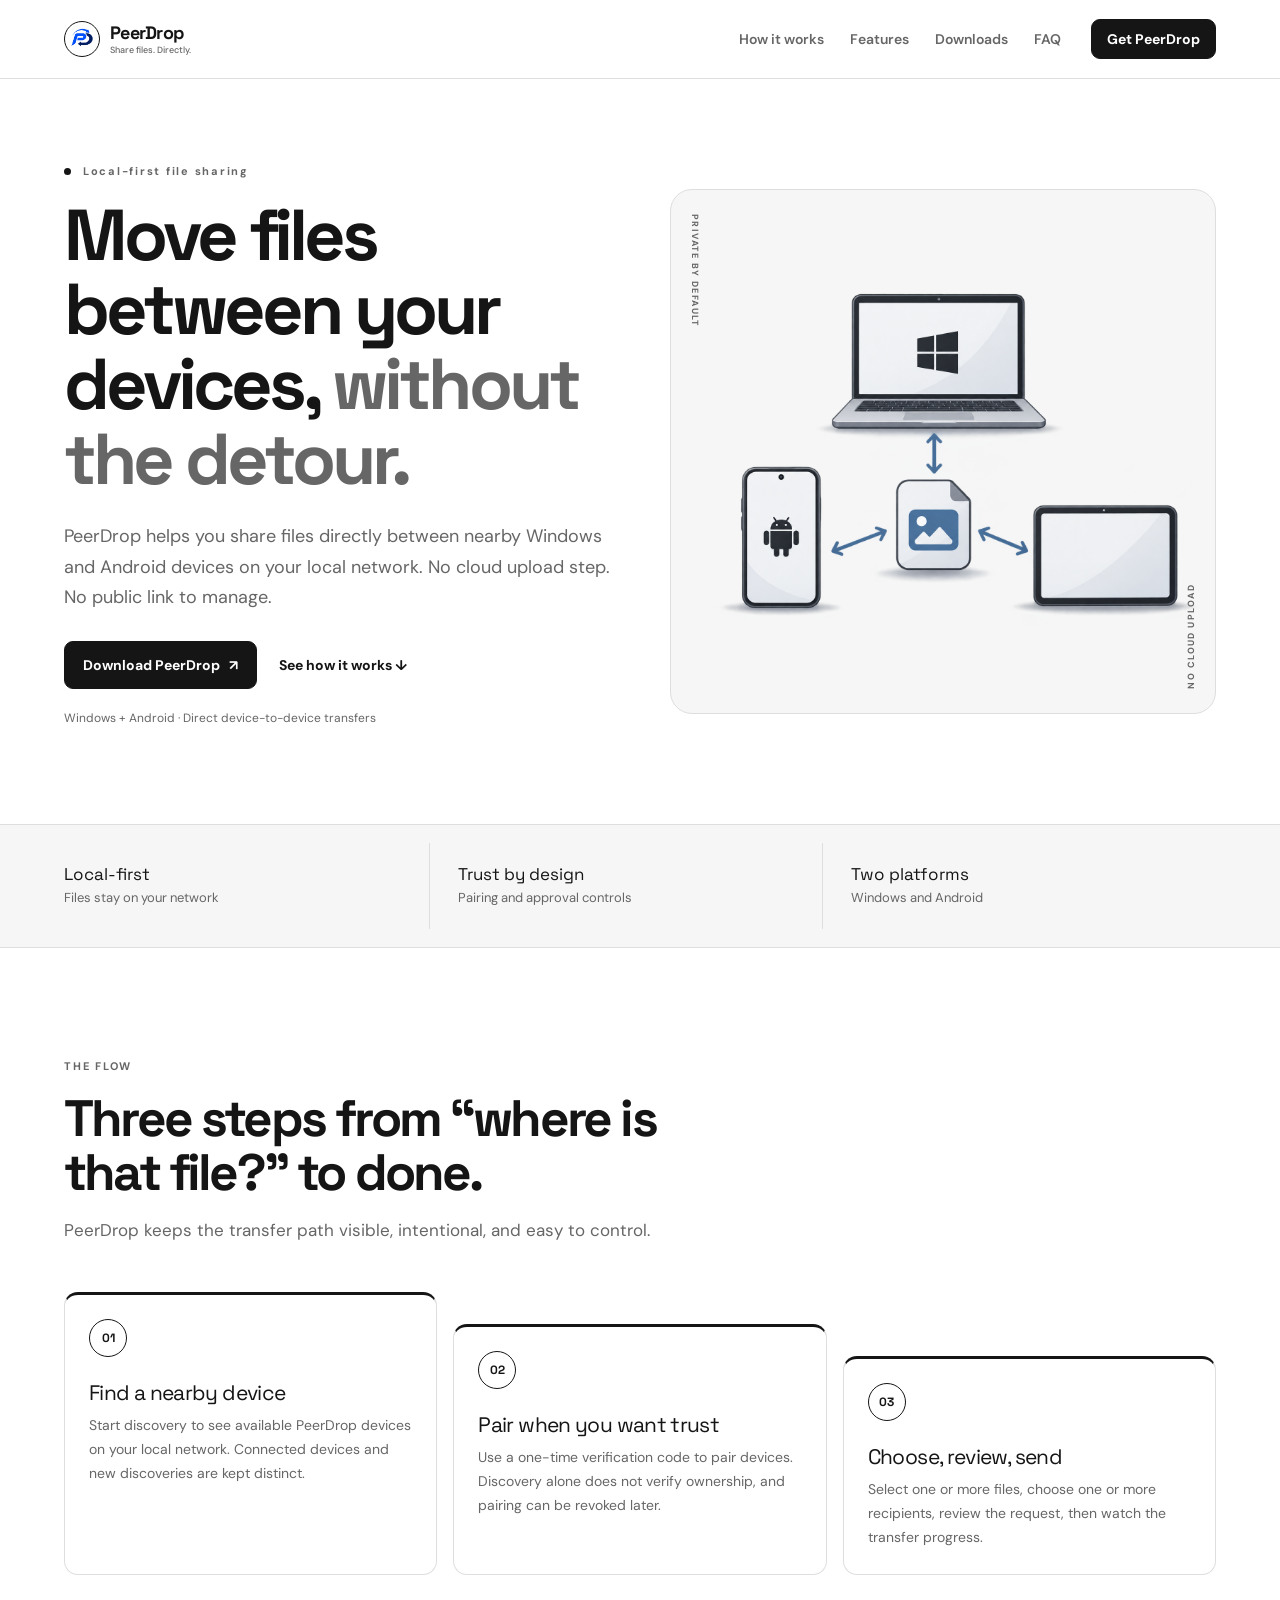
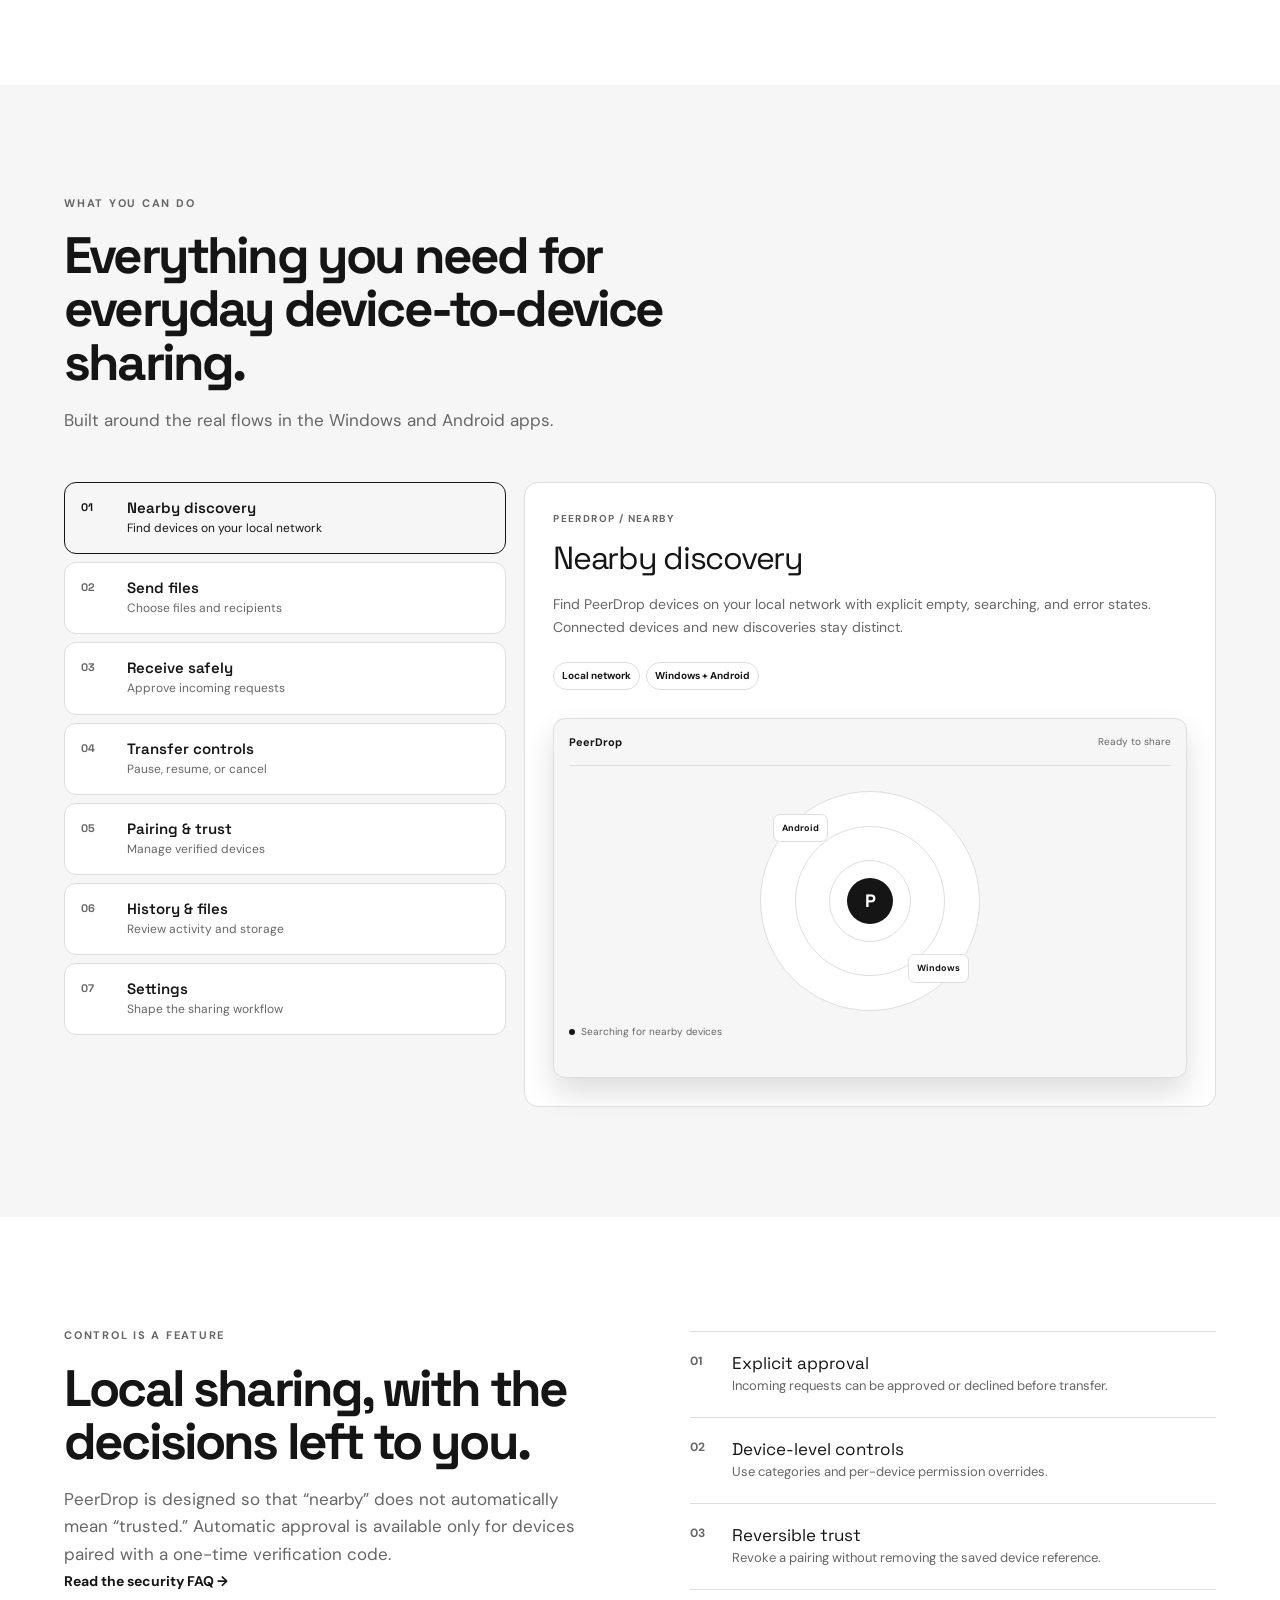
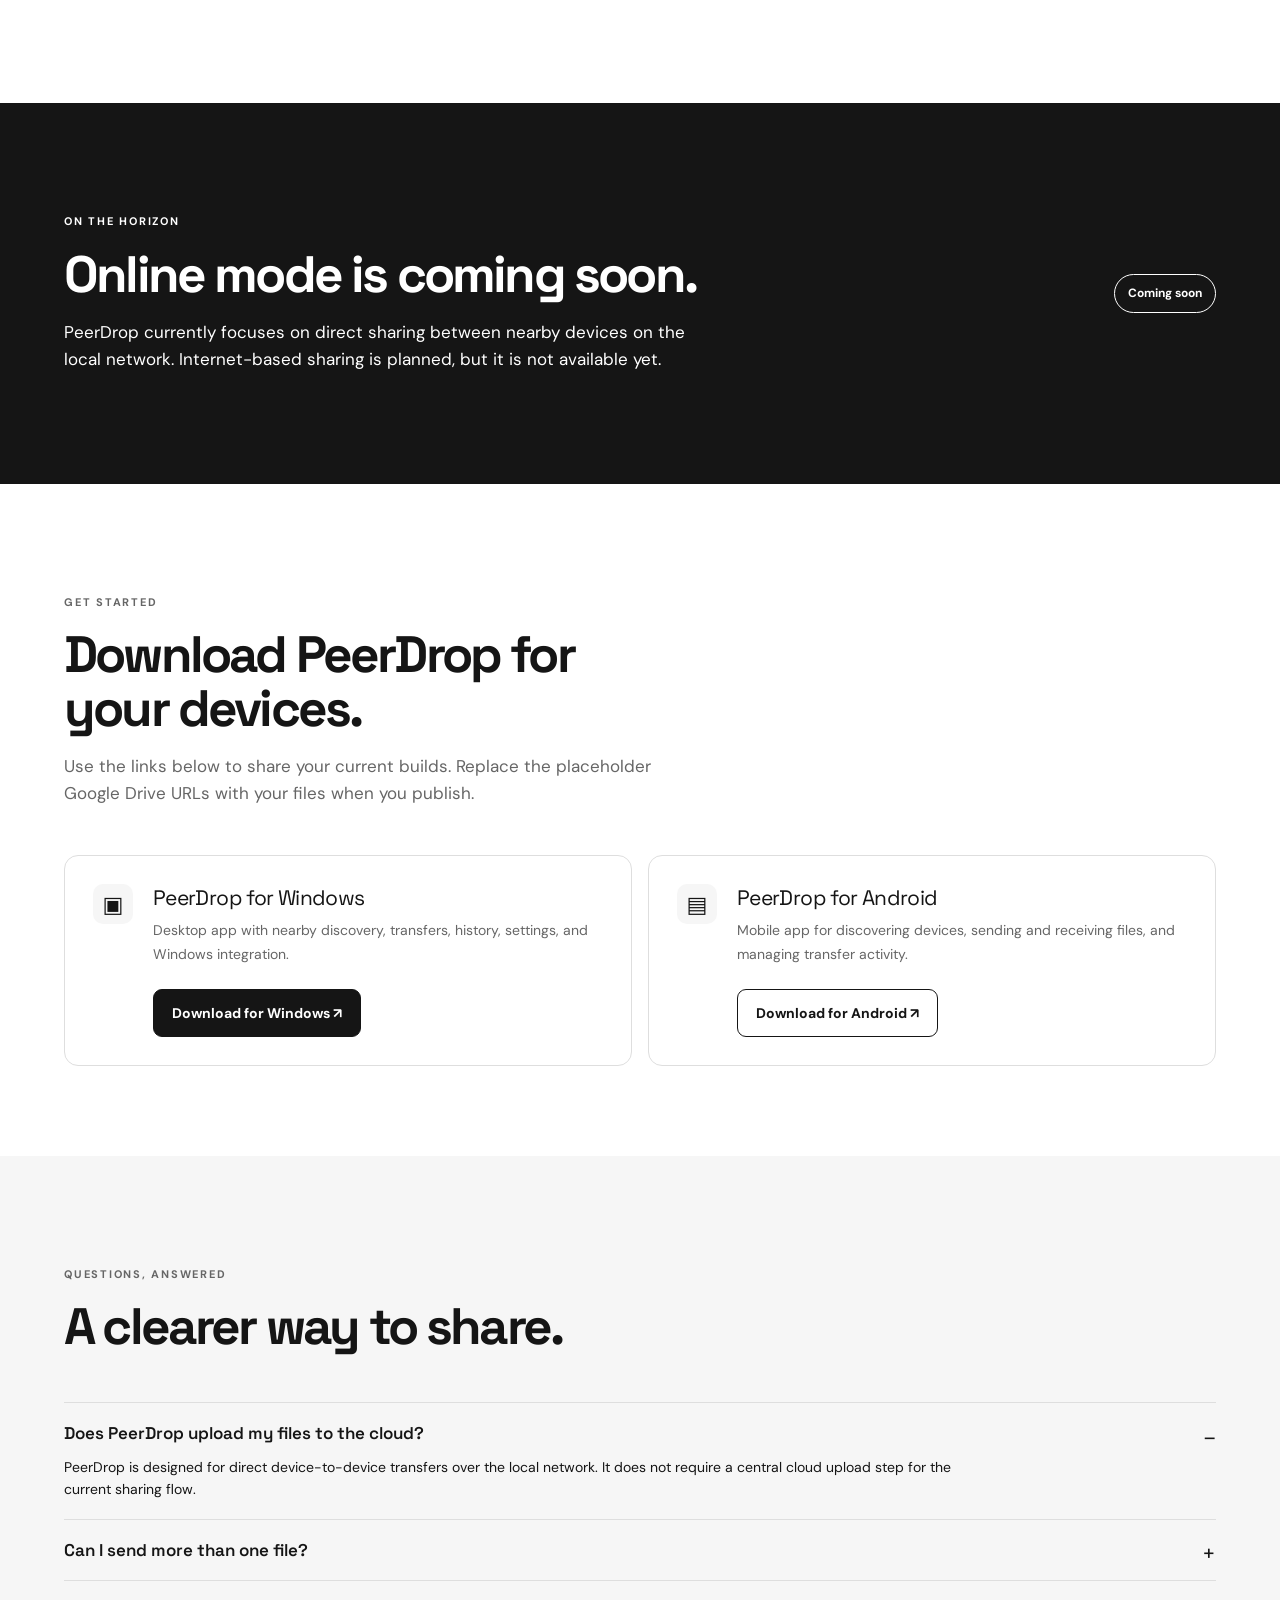
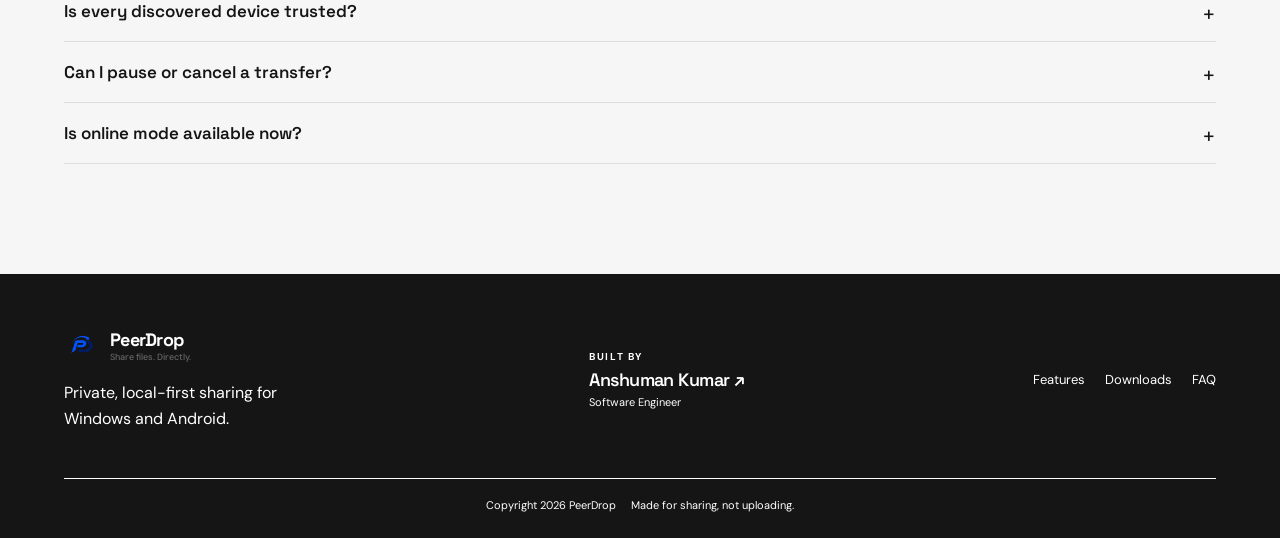
<file: index.html>
<!doctype html>
<html lang="en">

<head>
  <meta charset="UTF-8" />
  <meta name="viewport" content="width=device-width, initial-scale=1" />
  <meta name="theme-color" content="#151515" />
  <meta name="description"
    content="PeerDrop is a private, local-first file sharing app for Windows and Android. Discover nearby devices, pair with trust, and move files directly without a cloud upload." />
  <meta name="keywords"
    content="PeerDrop, local file sharing, Windows file transfer, Android file transfer, nearby file sharing, peer to peer file sharing" />
  <meta name="author" content="Anshuman Kumar" />
  <meta name="robots" content="index, follow, max-image-preview:large" />
  <meta name="application-name" content="PeerDrop" />
  <meta name="referrer" content="strict-origin-when-cross-origin" />
  <meta property="og:type" content="website" />
  <meta property="og:title" content="PeerDrop — Share files. Directly." />
  <meta property="og:description" content="Private, direct file sharing between nearby Windows and Android devices." />
  <meta property="og:url" content="https://anshuman1803.github.io/PeerDrop/" />
  <meta property="og:site_name" content="PeerDrop" />
  <meta property="og:image" content="https://anshuman1803.github.io/PeerDrop/assets/logo.png" />
  <meta property="og:image:alt" content="PeerDrop logo" />
  <meta name="twitter:card" content="summary" />
  <meta name="twitter:title" content="PeerDrop — Share files. Directly." />
  <meta name="twitter:description" content="Private, direct file sharing between nearby Windows and Android devices." />
  <meta name="twitter:url" content="https://anshuman1803.github.io/PeerDrop/" />
  <meta name="twitter:image" content="https://anshuman1803.github.io/PeerDrop/assets/logo.png" />
  <link rel="canonical" href="https://anshuman1803.github.io/PeerDrop/" />
  <link rel="icon" href="assets/favicon.ico" />
  <link rel="stylesheet" href="styles.css" />
  <title>PeerDrop — Private local file sharing for Windows and Android</title>
  <script type="application/ld+json">
      {"@context":"https://schema.org","@type":"SoftwareApplication","name":"PeerDrop","applicationCategory":"UtilitiesApplication","operatingSystem":"Windows, Android","description":"Private, local-first file sharing between nearby devices.","url":"https://anshuman1803.github.io/PeerDrop/","downloadUrl":"https://anshuman1803.github.io/PeerDrop/#downloads","offers":{"@type":"Offer","price":"0","priceCurrency":"USD"},"author":{"@type":"Person","name":"Anshuman Kumar","url":"https://anshumankumar.vercel.app/"}}
    </script>
  <script type="application/ld+json">
      {"@context":"https://schema.org","@type":"FAQPage","mainEntity":[{"@type":"Question","name":"Does PeerDrop upload my files to the cloud?","acceptedAnswer":{"@type":"Answer","text":"PeerDrop is designed for direct device-to-device transfers over the local network and does not require a central cloud upload step for the current sharing flow."}},{"@type":"Question","name":"Can I send more than one file?","acceptedAnswer":{"@type":"Answer","text":"Yes. PeerDrop supports multiple files and multiple recipients, followed by a review step before the transfer begins."}},{"@type":"Question","name":"Is every discovered device trusted?","acceptedAnswer":{"@type":"Answer","text":"No. Nearby discovery only makes a device visible. Trust comes from pairing and approval controls."}},{"@type":"Question","name":"Is online mode available now?","acceptedAnswer":{"@type":"Answer","text":"Not yet. Online mode is coming soon. The current product focuses on nearby local-network sharing."}}]}
    </script>
</head>

<body>
  <header class="site-header">
    <div class="container nav-wrap">
      <a class="brand" href="#top" aria-label="PeerDrop home"><img src="assets/logo.png"
          alt="PeerDrop" /><span>PeerDrop<small>Share files.
            Directly.</small></span></a>
      <button class="menu-toggle" aria-expanded="false" aria-controls="site-nav">Menu</button>
      <nav id="site-nav" class="site-nav" aria-label="Primary navigation"><a href="#how-it-works">How it works</a><a
          href="#features">Features</a><a href="#downloads">Downloads</a><a href="#faq">FAQ</a></nav>
      <a class="button button-small button-primary nav-cta" href="#downloads">Get PeerDrop</a>
    </div>
  </header>

  <main id="top">
    <section class="hero container">
      <div class="hero-copy">
        <p class="eyebrow"><span class="status-dot"></span> Local-first file sharing</p>
        <h1>Move files between your devices, <em>without the detour.</em></h1>
        <p class="hero-lede">PeerDrop helps you share files directly between nearby Windows and Android devices on your
          local network. No cloud upload step. No public link to manage.</p>
        <div class="hero-actions"><a class="button button-primary" href="#downloads">Download PeerDrop
            <span>↗</span></a><a class="text-link" href="#how-it-works">See how it works <span>↓</span></a></div>
        <p class="microcopy">Windows + Android · Direct device-to-device transfers</p>
      </div>
      <div class="hero-visual" aria-label="Illustration of a direct PeerDrop transfer between Android and Windows">
        <div class="hero-poster-grid"></div>
        <img class="hero-device-art" src="assets/hero-devices.png"
          alt="Windows laptop and Android devices sharing a file through PeerDrop" />
        <div class="hero-transfer-card">
          <div class="hero-transfer-head"><span><i></i> LIVE TRANSFER</span><b>PEERDROP</b></div>
          <div class="hero-route">
            <div class="hero-node"><span class="node-mark">▦</span><strong>Android</strong><small>Nearby</small></div>
            <div class="hero-route-center">
              <div class="file-pill"><span>▤</span><span><b>photos.zip</b><small>12.4 MB</small></span></div>
              <div class="route-line"><i></i><i></i><i></i></div><em>DIRECT</em>
            </div>
            <div class="hero-node hero-node-dark"><span
                class="node-mark">P</span><strong>Windows</strong><small>Trusted</small></div>
          </div>
          <div class="hero-progress"><span><b>Transferring</b><small>Secure local
                connection</small></span><strong>68%</strong>
            <div><i></i></div>
          </div>
        </div>
        <span class="poster-label poster-label-one">PRIVATE BY DEFAULT</span><span
          class="poster-label poster-label-two">NO CLOUD UPLOAD</span>
      </div>
    </section>

    <section class="proof-strip">
      <div class="container proof-grid">
        <div><strong>Local-first</strong><span>Files stay on your network</span></div>
        <div><strong>Trust by design</strong><span>Pairing and approval controls</span></div>
        <div><strong>Two platforms</strong><span>Windows and Android</span></div>
      </div>
    </section>

    <section id="how-it-works" class="section container">
      <div class="section-intro">
        <p class="eyebrow">THE FLOW</p>
        <h2>Three steps from “where is that file?” to done.</h2>
        <p>PeerDrop keeps the transfer path visible, intentional, and easy to control.</p>
      </div>
      <div class="steps">
        <article><span class="step-number">01</span>
          <h3>Find a nearby device</h3>
          <p>Start discovery to see available PeerDrop devices on your local network. Connected devices and new
            discoveries are kept distinct.</p>
        </article>
        <article><span class="step-number">02</span>
          <h3>Pair when you want trust</h3>
          <p>Use a one-time verification code to pair devices. Discovery alone does not verify ownership, and pairing
            can be revoked later.</p>
        </article>
        <article><span class="step-number">03</span>
          <h3>Choose, review, send</h3>
          <p>Select one or more files, choose one or more recipients, review the request, then watch the transfer
            progress.</p>
        </article>
      </div>
    </section>

    <section id="features" class="section section-tint">
      <div class="container">
        <div class="section-intro">
          <p class="eyebrow">WHAT YOU CAN DO</p>
          <h2>Everything you need for everyday device-to-device sharing.</h2>
          <p>Built around the real flows in the Windows and Android apps.</p>
        </div>
        <div class="feature-explorer" data-feature-explorer>
          <div class="feature-menu" role="tablist" aria-label="PeerDrop features">
            <button class="feature-tab is-active" type="button" role="tab" aria-selected="true"
              data-feature="discovery"><span>01</span><strong>Nearby discovery</strong><small>Find devices on your local
                network</small></button>
            <button class="feature-tab" type="button" role="tab" aria-selected="false"
              data-feature="send"><span>02</span><strong>Send files</strong><small>Choose files and
                recipients</small></button>
            <button class="feature-tab" type="button" role="tab" aria-selected="false"
              data-feature="receive"><span>03</span><strong>Receive safely</strong><small>Approve incoming
                requests</small></button>
            <button class="feature-tab" type="button" role="tab" aria-selected="false"
              data-feature="controls"><span>04</span><strong>Transfer controls</strong><small>Pause, resume, or
                cancel</small></button>
            <button class="feature-tab" type="button" role="tab" aria-selected="false"
              data-feature="trust"><span>05</span><strong>Pairing &amp; trust</strong><small>Manage verified
                devices</small></button>
            <button class="feature-tab" type="button" role="tab" aria-selected="false"
              data-feature="history"><span>06</span><strong>History &amp; files</strong><small>Review activity and
                storage</small></button>
            <button class="feature-tab" type="button" role="tab" aria-selected="false"
              data-feature="settings"><span>07</span><strong>Settings</strong><small>Shape the sharing
                workflow</small></button>
          </div>
          <article class="feature-detail" role="tabpanel" data-feature-detail>
            <div class="feature-detail-copy">
              <p class="feature-detail-kicker">PEERDROP / NEARBY</p>
              <h3>Nearby discovery</h3>
              <p>Find PeerDrop devices on your local network with explicit empty, searching, and error states. Connected
                devices and new discoveries stay distinct.</p>
              <div class="feature-detail-tags"><span>Local network</span><span>Windows + Android</span></div>
            </div>
            <div class="app-screen app-screen-discovery">
              <div class="app-screen-top"><b>PeerDrop</b><span>Ready to share</span></div>
              <div class="radar"><i></i><i></i><strong>P</strong><span
                  class="radar-device radar-device-one">Android</span><span
                  class="radar-device radar-device-two">Windows</span></div>
              <div class="screen-status"><span></span> Searching for nearby devices</div>
            </div>
          </article>
        </div>
      </div>
    </section>

    <section class="section security-section container">
      <div class="security-copy">
        <p class="eyebrow">CONTROL IS A FEATURE</p>
        <h2>Local sharing, with the decisions left to you.</h2>
        <p>PeerDrop is designed so that “nearby” does not automatically mean “trusted.” Automatic approval is available
          only for devices paired with a one-time verification code.</p><a class="text-link" href="#faq">Read the
          security FAQ <span>→</span></a>
      </div>
      <div class="security-list">
        <div><span>01</span><strong>Explicit approval</strong>
          <p>Incoming requests can be approved or declined before transfer.</p>
        </div>
        <div><span>02</span><strong>Device-level controls</strong>
          <p>Use categories and per-device permission overrides.</p>
        </div>
        <div><span>03</span><strong>Reversible trust</strong>
          <p>Revoke a pairing without removing the saved device reference.</p>
        </div>
      </div>
    </section>

    <section class="section coming-soon">
      <div class="container coming-inner">
        <div>
          <p class="eyebrow">ON THE HORIZON</p>
          <h2>Online mode is coming soon.</h2>
          <p>PeerDrop currently focuses on direct sharing between nearby devices on the local network. Internet-based
            sharing is planned, but it is not available yet.</p>
        </div><span class="coming-badge">Coming soon</span>
      </div>
    </section>

    <section id="downloads" class="section downloads-section container">
      <div class="section-intro">
        <p class="eyebrow">GET STARTED</p>
        <h2>Download PeerDrop for your devices.</h2>
        <p>Use the links below to share your current builds. Replace the placeholder Google Drive URLs with your files
          when you publish.</p>
      </div>
      <div class="download-grid">
        <article class="download-card"><span class="download-mark">▣</span>
          <div>
            <h3>PeerDrop for Windows</h3>
            <p>Desktop app with nearby discovery, transfers, history, settings, and Windows integration.</p><a
              class="button button-primary" href="https://drive.google.com/" target="_blank" rel="noopener">Download for
              Windows ↗</a>
          </div>
        </article>
        <article class="download-card"><span class="download-mark">▤</span>
          <div>
            <h3>PeerDrop for Android</h3>
            <p>Mobile app for discovering devices, sending and receiving files, and managing transfer activity.</p><a
              class="button button-secondary" href="https://drive.google.com/" target="_blank" rel="noopener">Download
              for Android ↗</a>
          </div>
        </article>
      </div>
    </section>

    <section id="faq" class="section faq-section">
      <div class="container">
        <div class="section-intro">
          <p class="eyebrow">QUESTIONS, ANSWERED</p>
          <h2>A clearer way to share.</h2>
        </div>
        <div class="faq-list">
          <details open>
            <summary>Does PeerDrop upload my files to the cloud?</summary>
            <p>PeerDrop is designed for direct device-to-device transfers over the local network. It does not require a
              central cloud upload step for the current sharing flow.</p>
          </details>
          <details>
            <summary>Can I send more than one file?</summary>
            <p>Yes. The send flow supports multiple files and multiple recipients, followed by a review step before the
              transfer begins.</p>
          </details>
          <details>
            <summary>Is every discovered device trusted?</summary>
            <p>No. Nearby discovery only makes a device visible. Trust comes from pairing and the approval controls you
              configure.</p>
          </details>
          <details>
            <summary>Can I pause or cancel a transfer?</summary>
            <p>Yes. Active transfers support pause, resume, and cancel controls at both transfer and file level where
              applicable.</p>
          </details>
          <details>
            <summary>Is online mode available now?</summary>
            <p>Not yet. Online mode is coming soon. The current product is focused on nearby local-network sharing.</p>
          </details>
        </div>
      </div>
    </section>
  </main>
  <footer class="site-footer">
    <div class="container footer-wrap">
      <div class="footer-brand-block">
        <a class="brand" href="#top">
          <img src="assets/logo.png" alt="" />
          <span>PeerDrop<small>Share files. Directly.</small></span></a>
        <p>Private, local-first sharing for Windows and Android.</p>
      </div>
      <div class="developer-credit"><span class="footer-kicker">BUILT BY</span><a
          href="https://anshumankumar.vercel.app/" target="_blank" rel="noopener noreferrer">Anshuman Kumar
          <span>↗</span></a><small>Software Engineer</small></div>
      <nav class="footer-links" aria-label="Footer navigation"><a href="#features">Features</a><a
          href="#downloads">Downloads</a><a href="#faq">FAQ</a></nav>
      <div class="footer-bottom"><small class="copyright">Copyright 2026 PeerDrop</small><span class="footer-note">Made
          for sharing, not uploading.</span></div>
    </div>
  </footer>
  <script src="download-config.js"></script>
  <script src="script.js"></script>
</body>

</html>
</file>
<file: styles.css>
@import url('https://fonts.googleapis.com/css2?family=DM+Sans:wght@400;500;600;700&family=Space+Grotesk:wght@500;600;700&display=swap');

:root {
    --page: #ffffff;
    --surface: #ffffff;
    --soft: #f6f6f6;
    --ink: #151515;
    --muted: #666666;
    --line: #dedede;
    --radius: 14px;
    --content: 1160px;
}

.feature-explorer {
    display: grid;
    grid-template-columns: minmax(260px, .78fr) minmax(0, 1.22fr);
    gap: 18px;
    align-items: stretch
}

.feature-menu {
    display: flex;
    flex-direction: column;
    gap: 8px
}

.feature-tab {
    display: grid;
    grid-template-columns: 34px 1fr;
    grid-template-rows: auto auto;
    column-gap: 12px;
    width: 100%;
    padding: 15px 16px;
    border: 1px solid var(--line);
    border-radius: 12px;
    background: var(--surface);
    color: var(--muted);
    text-align: left;
    font: inherit;
    cursor: pointer;
    transition: border-color .2s, background .2s, color .2s
}

.feature-tab>span {
    grid-row: 1 / span 2;
    color: var(--muted);
    font: 700 11px 'Space Grotesk', sans-serif;
    padding-top: 2px
}

.feature-tab strong {
    color: var(--ink);
    font: 600 15px 'Space Grotesk', sans-serif
}

.feature-tab small {
    margin-top: 2px;
    color: var(--muted);
    font-size: 12px
}

.feature-tab:hover, .feature-tab.is-active {
    border-color: var(--ink);
    background: var(--soft)
}

.feature-tab.is-active>span, .feature-tab.is-active small {
    color: var(--ink)
}

.feature-detail {
    display: grid;
    grid-template-columns: minmax(190px, .82fr) minmax(260px, 1.18fr);
    gap: 24px;
    align-items: center;
    min-height: 430px;
    padding: 28px;
    border: 1px solid var(--line);
    border-radius: var(--radius);
    background: var(--surface)
}

.feature-detail-copy {
    align-self: start
}

.feature-detail-kicker {
    margin: 0 0 14px;
    color: var(--muted);
    font-size: 10px;
    font-weight: 700;
    letter-spacing: .14em
}

.feature-detail h3 {
    margin: 0;
    font: 32px/1.08 'Space Grotesk', sans-serif;
    letter-spacing: -.04em
}

.feature-detail-copy>p:not(.feature-detail-kicker) {
    margin: 17px 0 0;
    color: var(--muted);
    font-size: 14px;
    line-height: 1.7
}

.feature-detail-tags {
    display: flex;
    flex-wrap: wrap;
    gap: 6px;
    margin-top: 22px
}

.feature-detail-tags span {
    padding: 5px 8px;
    border: 1px solid var(--line);
    border-radius: 99px;
    color: var(--ink);
    font-size: 10px;
    font-weight: 700
}

.app-screen {
    min-height: 310px;
    padding: 15px;
    border: 1px solid var(--line);
    border-radius: 12px;
    background: var(--soft);
    box-shadow: 0 15px 30px var(--line)
}

.app-screen-top {
    display: flex;
    justify-content: space-between;
    padding-bottom: 13px;
    border-bottom: 1px solid var(--line);
    font-size: 11px
}

.app-screen-top span {
    color: var(--muted);
    font-size: 10px
}

.radar {
    position: relative;
    display: grid;
    width: 220px;
    height: 220px;
    place-items: center;
    margin: 25px auto 13px;
    border: 1px solid var(--line);
    border-radius: 50%;
    background: var(--surface)
}

.radar i {
    position: absolute;
    border: 1px solid var(--line);
    border-radius: 50%
}

.radar i:first-child {
    width: 150px;
    height: 150px
}

.radar i:nth-child(2) {
    width: 82px;
    height: 82px
}

.radar strong {
    display: grid;
    width: 46px;
    height: 46px;
    place-items: center;
    border-radius: 50%;
    background: var(--ink);
    color: var(--surface);
    font: 700 18px 'Space Grotesk'
}

.radar-device {
    position: absolute;
    padding: 6px 8px;
    border: 1px solid var(--line);
    border-radius: 7px;
    background: var(--surface);
    color: var(--ink);
    font-size: 9px;
    font-weight: 700
}

.radar-device-one {
    top: 22px;
    left: 12px
}

.radar-device-two {
    right: 10px;
    bottom: 27px
}

.screen-status {
    display: flex;
    align-items: center;
    gap: 6px;
    color: var(--muted);
    font-size: 10px
}

.screen-status span {
    width: 6px;
    height: 6px;
    border-radius: 50%;
    background: var(--ink)
}

@media (max-width: 850px) {
    .feature-explorer {
        display: flex;
        flex-direction: column
    }

    .feature-menu {
        display: grid;
        grid-template-columns: repeat(2, 1fr)
    }

    .feature-detail {
        grid-template-columns: 1fr;
        min-height: 0
    }

    .app-screen {
        min-height: 290px
    }
}

@media (max-width: 520px) {
    .feature-menu {
        display: flex;
        flex-direction: row;
        flex-wrap: nowrap;
        overflow-x: auto;
        overscroll-behavior-x: contain;
        padding-bottom: 6px;
        scrollbar-width: thin
    }

    .feature-tab {
        flex: 0 0 220px
    }

    .feature-detail {
        padding: 20px
    }

    .feature-detail h3 {
        font-size: 28px
    }

    .radar {
        width: 190px;
        height: 190px
    }

    .radar i:first-child {
        width: 130px;
        height: 130px
    }

    .radar i:nth-child(2) {
        width: 70px;
        height: 70px
    }
}

* {
    box-sizing: border-box;
}

html {
    scroll-behavior: smooth;
}

body {
    margin: 0;
    background: var(--page);
    color: var(--ink);
    font: 16px/1.6 'DM Sans', system-ui, sans-serif;
}

a {
    color: inherit;
    text-decoration: none;
}

img {
    max-width: 100%;
}

.container {
    width: 90%;
    margin-inline: auto;
}

.site-header {
    position: sticky;
    top: 0;
    z-index: 10;
    border-bottom: 1px solid var(--line);
    background: var(--page);
}

.nav-wrap {
    min-height: 78px;
    display: flex;
    align-items: center;
    gap: 30px;
}

.brand {
    display: flex;
    align-items: center;
    gap: 10px;
    font: 700 18px/1 'Space Grotesk', sans-serif;
    letter-spacing: -.04em;
}

.brand img {
    width: 36px;
    height: 36px;
    border: 1px solid var(--ink);
    border-radius: 50%;
}

.brand small {
    display: block;
    margin-top: 4px;
    color: var(--muted);
    font: 500 9px/1 'DM Sans', sans-serif;
    letter-spacing: 0;
}

.site-nav {
    display: flex;
    gap: 26px;
    margin-left: auto;
    color: var(--muted);
    font-size: 14px;
    font-weight: 600;
}

.site-nav a:hover, .text-link:hover {
    color: var(--ink);
}

.menu-toggle {
    display: none;
    border: 1px solid var(--line);
    border-radius: 8px;
    padding: 7px 10px;
    background: var(--surface);
    color: var(--ink);
    font: inherit;
    font-weight: 600;
}

.button {
    display: inline-flex;
    min-height: 48px;
    align-items: center;
    justify-content: center;
    gap: 9px;
    padding: 0 18px;
    border: 1px solid var(--ink);
    border-radius: 9px;
    font-size: 14px;
    font-weight: 700;
    transition: transform .2s, background .2s, color .2s;
}

.button:hover {
    transform: translateY(-2px);
}

.button-primary {
    background: var(--ink);
    color: var(--surface);
}

.button-primary:hover {
    background: var(--muted);
}

.button-secondary {
    background: var(--surface);
    color: var(--ink);
}

.button-secondary:hover {
    background: var(--soft);
}

.download-link.is-disabled,
.download-link.is-disabled:hover {
    background: var(--soft);
    color: var(--muted);
    border-color: var(--line);
    cursor: not-allowed;
    opacity: .72;
    transform: none;
}

.button-small {
    min-height: 40px;
    padding-inline: 15px;
}

.hero {
    display: grid;
    grid-template-columns: 1fr 1fr;
    align-items: center;
    gap: 60px;
    min-height: 650px;
    padding-block: 84px;
}

.eyebrow {
    margin: 0 0 17px;
    color: var(--muted);
    font-size: 11px;
    font-weight: 700;
    letter-spacing: .16em;
}

.status-dot {
    display: inline-block;
    width: 7px;
    height: 7px;
    margin-right: 7px;
    border-radius: 50%;
    background: var(--ink);
}

h1, h2 {
    margin: 0;
    font-family: 'Space Grotesk', sans-serif;
    letter-spacing: -.055em;
    line-height: 1.04;
}

.hero h1 {
    max-width: 670px;
    font-size: clamp(44px, 6vw, 72px);
}

.hero h1 em {
    font-style: normal;
    color: var(--muted);
}

.hero-lede {
    max-width: 590px;
    margin: 24px 0 28px;
    color: var(--muted);
    font-size: 18px;
    line-height: 1.7;
}

.hero-actions {
    display: flex;
    align-items: center;
    gap: 22px;
}

.text-link {
    color: var(--ink);
    font-size: 14px;
    font-weight: 700;
}

.microcopy {
    margin-top: 20px;
    color: var(--muted);
    font-size: 12px;
}

.hero-visual {
    position: relative;
    display: grid;
    height: 525px;
    place-items: center;
    overflow: hidden;
    border: 1px solid var(--line);
    border-radius: 22px;
    background: var(--soft);
}

.hero-poster-grid {
    display: none;
}

.hero-device-art {
    position: relative;
    z-index: 1;
    display: block;
    width: 100%;
    height: auto;
    max-height: calc(100% - 8px);
    max-width: 100%;
    object-fit: contain;
    object-position: center;
    padding: 0;
}

.hero-transfer-card {
    display: none;
}

.hero-transfer-head {
    display: flex;
    align-items: center;
    justify-content: space-between;
    padding-bottom: 16px;
    border-bottom: 1px solid var(--line);
    font-size: 9px;
    letter-spacing: .12em;
}

.hero-transfer-head span {
    display: flex;
    align-items: center;
    gap: 7px;
}

.hero-transfer-head i {
    width: 7px;
    height: 7px;
    border-radius: 50%;
    background: var(--ink);
}

.hero-transfer-head b {
    font: 700 11px 'Space Grotesk', sans-serif;
    letter-spacing: .04em;
}

.hero-route {
    display: grid;
    grid-template-columns: 78px 1fr 78px;
    align-items: center;
    gap: 12px;
    padding: 25px 0;
}

.hero-node {
    text-align: center;
}

.node-mark {
    display: grid;
    width: 48px;
    height: 48px;
    place-items: center;
    margin: 0 auto 8px;
    border-radius: 13px;
    background: var(--soft);
    color: var(--ink);
    font-weight: 700;
    font-size: 18px;
}

.hero-node strong, .hero-node small {
    display: block;
}

.hero-node strong {
    font: 600 12px 'Space Grotesk', sans-serif;
}

.hero-node small {
    margin-top: 2px;
    color: var(--muted);
    font-size: 10px;
}

.hero-route-center {
    text-align: center;
}

.file-pill {
    display: inline-flex;
    align-items: center;
    gap: 8px;
    padding: 8px 10px;
    border: 1px solid var(--line);
    border-radius: 9px;
    text-align: left;
}

.file-pill>span:first-child {
    display: grid;
    width: 25px;
    height: 25px;
    place-items: center;
    border-radius: 6px;
    background: var(--soft);
    font-size: 13px;
}

.file-pill b, .file-pill small {
    display: block;
}

.file-pill b {
    font-size: 10px;
}

.file-pill small {
    color: var(--muted);
    font-size: 9px;
}

.route-line {
    display: flex;
    justify-content: center;
    gap: 4px;
    margin: 15px 0 6px;
}

.route-line i {
    width: 14px;
    height: 2px;
    background: var(--line);
}

.route-line i:last-child {
    background: var(--ink);
}

.hero-route-center em {
    color: var(--muted);
    font: 700 8px 'DM Sans', sans-serif;
    font-style: normal;
    letter-spacing: .16em;
}

.hero-progress {
    display: grid;
    grid-template-columns: 1fr auto;
    gap: 10px;
    padding-top: 16px;
    border-top: 1px solid var(--line);
}

.hero-progress b, .hero-progress small {
    display: block;
}

.hero-progress b {
    font-size: 11px;
}

.hero-progress small {
    color: var(--muted);
    font-size: 9px;
}

.hero-progress>strong {
    font: 700 13px 'Space Grotesk', sans-serif;
}

.hero-progress>div {
    grid-column: 1 / -1;
    height: 5px;
    overflow: hidden;
    border-radius: 99px;
    background: var(--line);
}

.hero-progress>div i {
    display: block;
    width: 68%;
    height: 100%;
    border-radius: inherit;
    background: var(--ink);
}

.poster-label {
    position: absolute;
    color: var(--muted);
    font: 700 9px 'DM Sans', sans-serif;
    letter-spacing: .16em;
    writing-mode: vertical-rl;
}

.poster-label-one {
    top: 24px;
    left: 18px;
}

.poster-label-two {
    right: 18px;
    bottom: 24px;
    transform: rotate(180deg);
}

.proof-strip {
    border-block: 1px solid var(--line);
    background: var(--soft);
}

.proof-grid {
    display: flex;
    gap: 0;
    padding-block: 18px;
}

.proof-grid div {
    flex: 1;
    padding: 20px 28px;
    border-left: 1px solid var(--line);
}

.proof-grid div:first-child {
    padding-left: 0;
    border-left: 0;
}

.proof-grid strong, .proof-grid span {
    display: block;
}

.proof-grid strong {
    font: 17px 'Space Grotesk', sans-serif;
}

.proof-grid span {
    margin-top: 3px;
    color: var(--muted);
    font-size: 13px;
}

.section {
    padding-block: 110px;
}

.section-intro {
    max-width: 620px;
    margin-bottom: 48px;
}

.section-intro h2, .security-copy h2, .coming-inner h2 {
    font-size: clamp(34px, 4vw, 52px);
}

.section-intro>p:last-child, .security-copy>p:not(.eyebrow), .coming-inner p:not(.eyebrow) {
    margin: 18px 0 0;
    color: var(--muted);
    font-size: 17px;
}

.steps {
    display: flex;
    gap: 16px;
}

.steps article {
    flex: 1;
    padding: 24px;
    border: 1px solid var(--line);
    border-top: 3px solid var(--ink);
    border-radius: var(--radius);
    background: var(--surface);
}

.steps article+article {
    margin-top: 32px;
}

.steps article:nth-child(3) {
    margin-top: 64px;
}

.step-number {
    display: grid;
    width: 38px;
    height: 38px;
    place-items: center;
    border: 1px solid var(--ink);
    border-radius: 50%;
    background: var(--surface);
    color: var(--ink);
    font: 700 12px 'Space Grotesk', sans-serif;
}

.steps h3, .download-card h3 {
    margin: 22px 0 8px;
    font: 21px 'Space Grotesk', sans-serif;
    letter-spacing: -.03em;
}

.steps p, .download-card p {
    margin: 0;
    color: var(--muted);
    font-size: 14px;
    line-height: 1.7;
}

.section-tint, .faq-section {
    background: var(--soft);
}

.download-mark {
    display: grid;
    width: 40px;
    height: 40px;
    flex: none;
    place-items: center;
    border-radius: 10px;
    background: var(--soft);
    color: var(--ink);
    font-size: 22px;
}

.security-section {
    display: grid;
    grid-template-columns: 1fr 1fr;
    gap: 100px;
    align-items: center;
}

.security-list {
    border-top: 1px solid var(--line);
}

.security-list div {
    display: grid;
    grid-template-columns: 42px 1fr;
    padding: 20px 0;
    border-bottom: 1px solid var(--line);
}

.security-list span {
    color: var(--muted);
    font-size: 12px;
    font-weight: 700;
}

.security-list strong {
    font: 17px 'Space Grotesk', sans-serif;
}

.security-list p {
    grid-column: 2;
    margin: 2px 0 0;
    color: var(--muted);
    font-size: 13px;
}

.coming-soon {
    background: var(--ink);
    color: var(--surface);
}

.coming-inner {
    display: flex;
    align-items: center;
    justify-content: space-between;
    gap: 50px;
}

.coming-inner .eyebrow, .coming-inner p:not(.eyebrow), .coming-badge {
    color: var(--surface);
}

.coming-inner p:not(.eyebrow) {
    max-width: 650px;
}

.coming-badge {
    padding: 9px 13px;
    border: 1px solid var(--surface);
    border-radius: 99px;
    white-space: nowrap;
    font-size: 12px;
    font-weight: 700;
}

.downloads-section {
    padding-bottom: 90px;
}

.download-grid {
    display: flex;
    gap: 16px;
}

.download-card {
    display: flex;
    flex: 1;
    gap: 20px;
    padding: 28px;
    border: 1px solid var(--line);
    border-radius: var(--radius);
    background: var(--surface);
}

.download-card h3 {
    margin: 0 0 8px;
}

.download-card .button {
    margin-top: 22px;
}

.faq-list {
    width: 100%;
    margin-inline: auto;
    border-top: 1px solid var(--line);
}

details {
    padding: 19px 0;
    border-bottom: 1px solid var(--line);
}

summary {
    cursor: pointer;
    list-style: none;
    font: 600 17px 'Space Grotesk', sans-serif;
}

summary::-webkit-details-marker {
    display: none;
}

summary::after {
    float: right;
    content: '+';
    color: var(--ink);
    font-size: 22px;
    font-weight: 400;
}

details[open] summary::after {
    content: '–';
}

details p {
    width: 80%;
    margin: 12px 0 0;
    color: var(--ink);
    font-size: 14px;
}

.site-footer {
    padding: 54px 0 24px;
    background: var(--ink);
    color: var(--surface);
}

.footer-wrap {
    display: grid;
    grid-template-columns: 1.2fr 1fr auto;
    gap: 36px;
    align-items: center;
}

.footer-brand-block p {
    max-width: 265px;
    margin: 16px 0 0;
    color: var(--surface);
}

.developer-credit {
    display: flex;
    flex-direction: column;
    gap: 3px;
}

.footer-kicker {
    color: var(--surface);
    font-size: 10px;
    font-weight: 700;
    letter-spacing: .16em;
}

.developer-credit a {
    color: var(--surface);
    font: 600 18px 'Space Grotesk', sans-serif;
    letter-spacing: -.03em;
}

.developer-credit small {
    color: var(--surface);
    font-size: 11px;
}

.footer-links {
    display: flex;
    justify-content: flex-end;
    gap: 20px;
    color: var(--surface);
    font-size: 13px;
}

.footer-links a:hover {
    color: var(--muted);
}

.footer-bottom {
    display: flex;
    grid-column: 1 / -1;
    align-items: center;
    justify-content: center;
    gap: 15px;
    margin-top: 10px;
    padding-top: 18px;
    border-top: 1px solid var(--surface);
}

.footer-bottom .copyright, .footer-note {
    color: var(--surface);
    font-size: 11px;
}

@media (max-width: 850px) {
    .site-nav {
        display: none;
        position: absolute;
        top: 72px;
        right: 5%;
        left: 5%;
        flex-direction: column;
        gap: 14px;
        padding: 16px;
        border: 1px solid var(--line);
        border-radius: 10px;
        background: var(--surface);
    }

    .site-nav.open {
        display: flex;
    }

    .menu-toggle {
        display: block;
        margin-left: auto;
    }

    .nav-cta {
        display: none;
    }

    .hero {
        grid-template-columns: 1fr;
        gap: 20px;
        padding-block: 65px;
    }

    .hero-visual {
        height: 390px;
        order: 2;
    }

    .steps {
        flex-direction: column;
        gap: 14px;
    }

    .steps article, .steps article+article, .steps article:nth-child(3) {
        margin: 0;
    }

    .steps article {
        min-height: 170px;
    }

    .proof-grid {
        flex-direction: column;
        padding-block: 8px;
    }

    .proof-grid div, .proof-grid div:first-child {
        padding: 17px 0;
        border-left: 0;
        border-bottom: 1px solid var(--line);
    }

    .proof-grid div:last-child {
        border-bottom: 0;
    }

    .download-grid {
        flex-direction: column;
    }

    .download-card {
        flex: 1 1 100%;
        width: 100%;
    }

    .security-section {
        grid-template-columns: 1fr;
        gap: 45px;
    }

    .coming-inner {
        display: block;
    }

    .coming-badge {
        display: inline-block;
        margin-top: 24px;
    }

    .footer-wrap {
        grid-template-columns: 1fr;
    }

    .footer-links {
        justify-content: flex-start;
    }

    .footer-bottom {
        grid-column: auto;
    }
}

@media (max-width: 520px) {
    .container {
        width: calc(100% - 32px);
    }

    .hero h1 {
        font-size: 43px;
    }

    .hero-lede {
        font-size: 16px;
    }

    .hero-actions {
        align-items: flex-start;
        flex-direction: column;
        gap: 16px;
    }

    .hero-visual {
        margin-inline: -24px;
    }

    .footer-wrap {
        gap: 25px;
    }

    .footer-bottom {
        flex-direction: column;
        gap: 5px;
        text-align: center;
    }
}

.screen-list, .history-row, .settings-row, .request-card, .transfer-row {
    display: flex;
    align-items: center;
    gap: 10px
}

.screen-list, .history-row, .settings-row {
    padding: 12px 0;
    border-bottom: 1px solid var(--line)
}

.screen-file-icon, .request-avatar {
    display: grid;
    width: 30px;
    height: 30px;
    place-items: center;
    border-radius: 8px;
    background: var(--surface);
    border: 1px solid var(--line);
    font-weight: 700
}

.screen-list div, .history-row div, .request-card div, .transfer-row div {
    flex: 1
}

.screen-list b, .screen-list small, .history-row b, .history-row small, .request-card b, .request-card small, .transfer-row b, .transfer-row small {
    display: block
}

.screen-list small, .history-row small, .request-card small, .transfer-row small {
    color: var(--muted);
    font-size: 10px
}

.screen-action {
    display: flex;
    justify-content: space-between;
    margin-top: 18px;
    padding: 12px;
    border: 1px solid var(--line);
    border-radius: 8px;
    font-size: 11px
}

.screen-actions {
    display: flex;
    justify-content: flex-end;
    gap: 8px;
    margin-top: 18px
}

.screen-actions button {
    padding: 7px 10px;
    border: 1px solid var(--ink);
    border-radius: 7px;
    background: var(--surface);
    color: var(--ink);
    font: 600 10px 'DM Sans', sans-serif
}

.screen-actions button:last-child {
    background: var(--ink);
    color: var(--surface)
}

.transfer-row {
    margin-top: 22px
}

.transfer-row>div i {
    display: block;
    height: 4px;
    margin-top: 8px;
    border-radius: 4px;
    background: var(--line)
}

.transfer-row>div i em {
    display: block;
    width: 68%;
    height: 100%;
    border-radius: inherit;
    background: var(--ink)
}

.pair-code {
    margin: 28px 0 10px;
    text-align: center;
    letter-spacing: .28em;
    font: 700 30px 'Space Grotesk', sans-serif
}

.screen-helper {
    margin: 0 0 18px;
    color: var(--muted);
    font-size: 11px;
    text-align: center
}

.history-row {
    gap: 12px
}

.history-row>span {
    display: grid;
    width: 25px;
    height: 25px;
    place-items: center;
    border-radius: 50%;
    background: var(--ink);
    color: var(--surface);
    font-size: 11px
}

.history-row>strong {
    font-size: 10px
}

.settings-row {
    justify-content: space-between
}

.settings-row span {
    color: var(--muted)
}

.feature-detail {
    display: flex;
    flex-direction: column;
    align-items: stretch;
    gap: 28px
}

.feature-detail-copy {
    width: 100%
}

.app-screen {
    width: 100%;
    min-height: 360px
}
</file>
